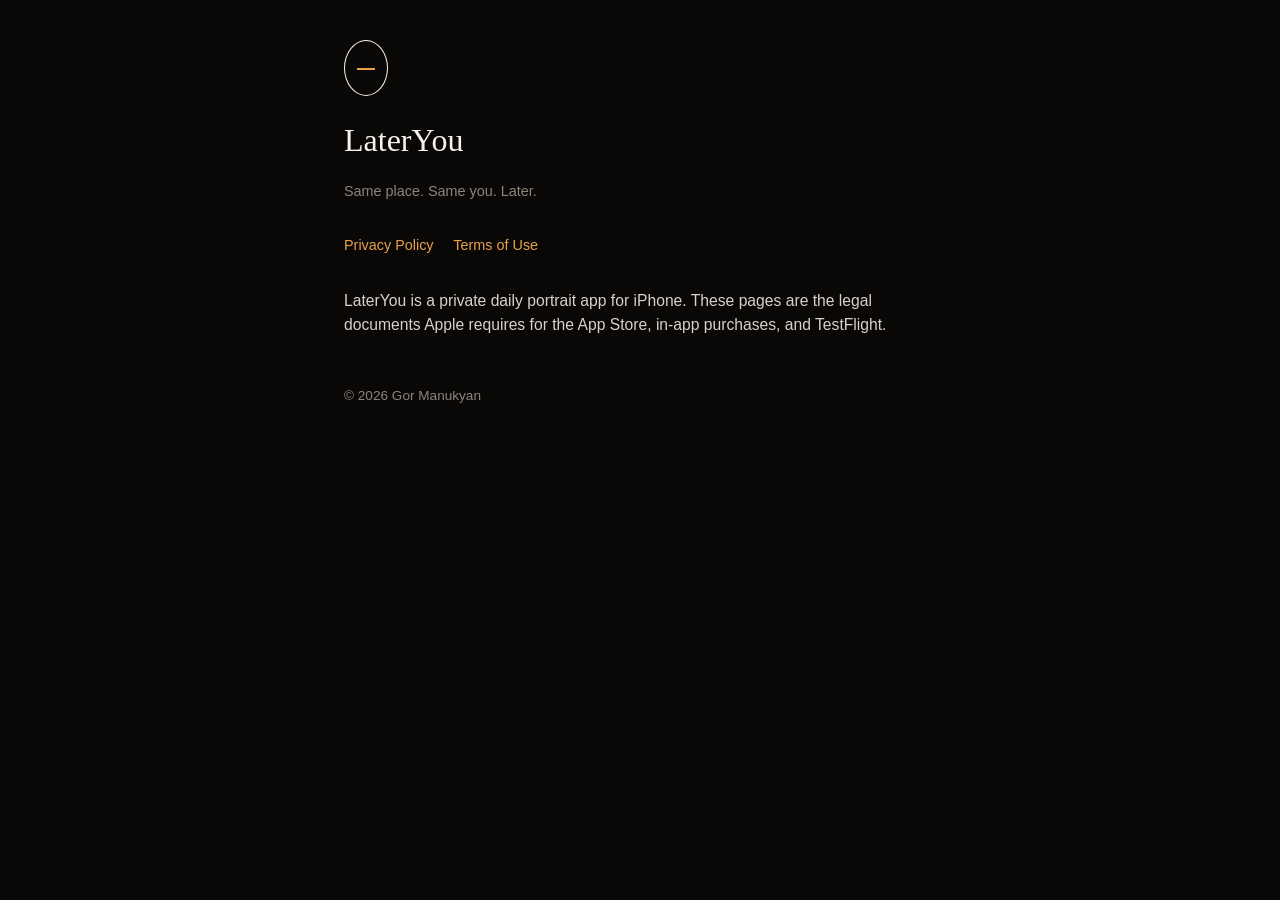
<file: index.html>
<!DOCTYPE html>
<html lang="en">
<head>
  <meta charset="utf-8">
  <meta name="viewport" content="width=device-width, initial-scale=1">
  <title>LaterYou</title>
  <link rel="stylesheet" href="styles.css">
</head>
<body>
  <header>
    <div class="mark" aria-hidden="true"></div>
    <h1>LaterYou</h1>
    <p class="meta">Same place. Same you. Later.</p>
    <nav>
      <a href="privacy/">Privacy Policy</a>
      <a href="terms/">Terms of Use</a>
    </nav>
  </header>
  <main>
    <p>LaterYou is a private daily portrait app for iPhone. These pages are the legal documents Apple requires for the App Store, in-app purchases, and TestFlight.</p>
  </main>
  <footer>© 2026 Gor Manukyan</footer>
</body>
</html>
</file>
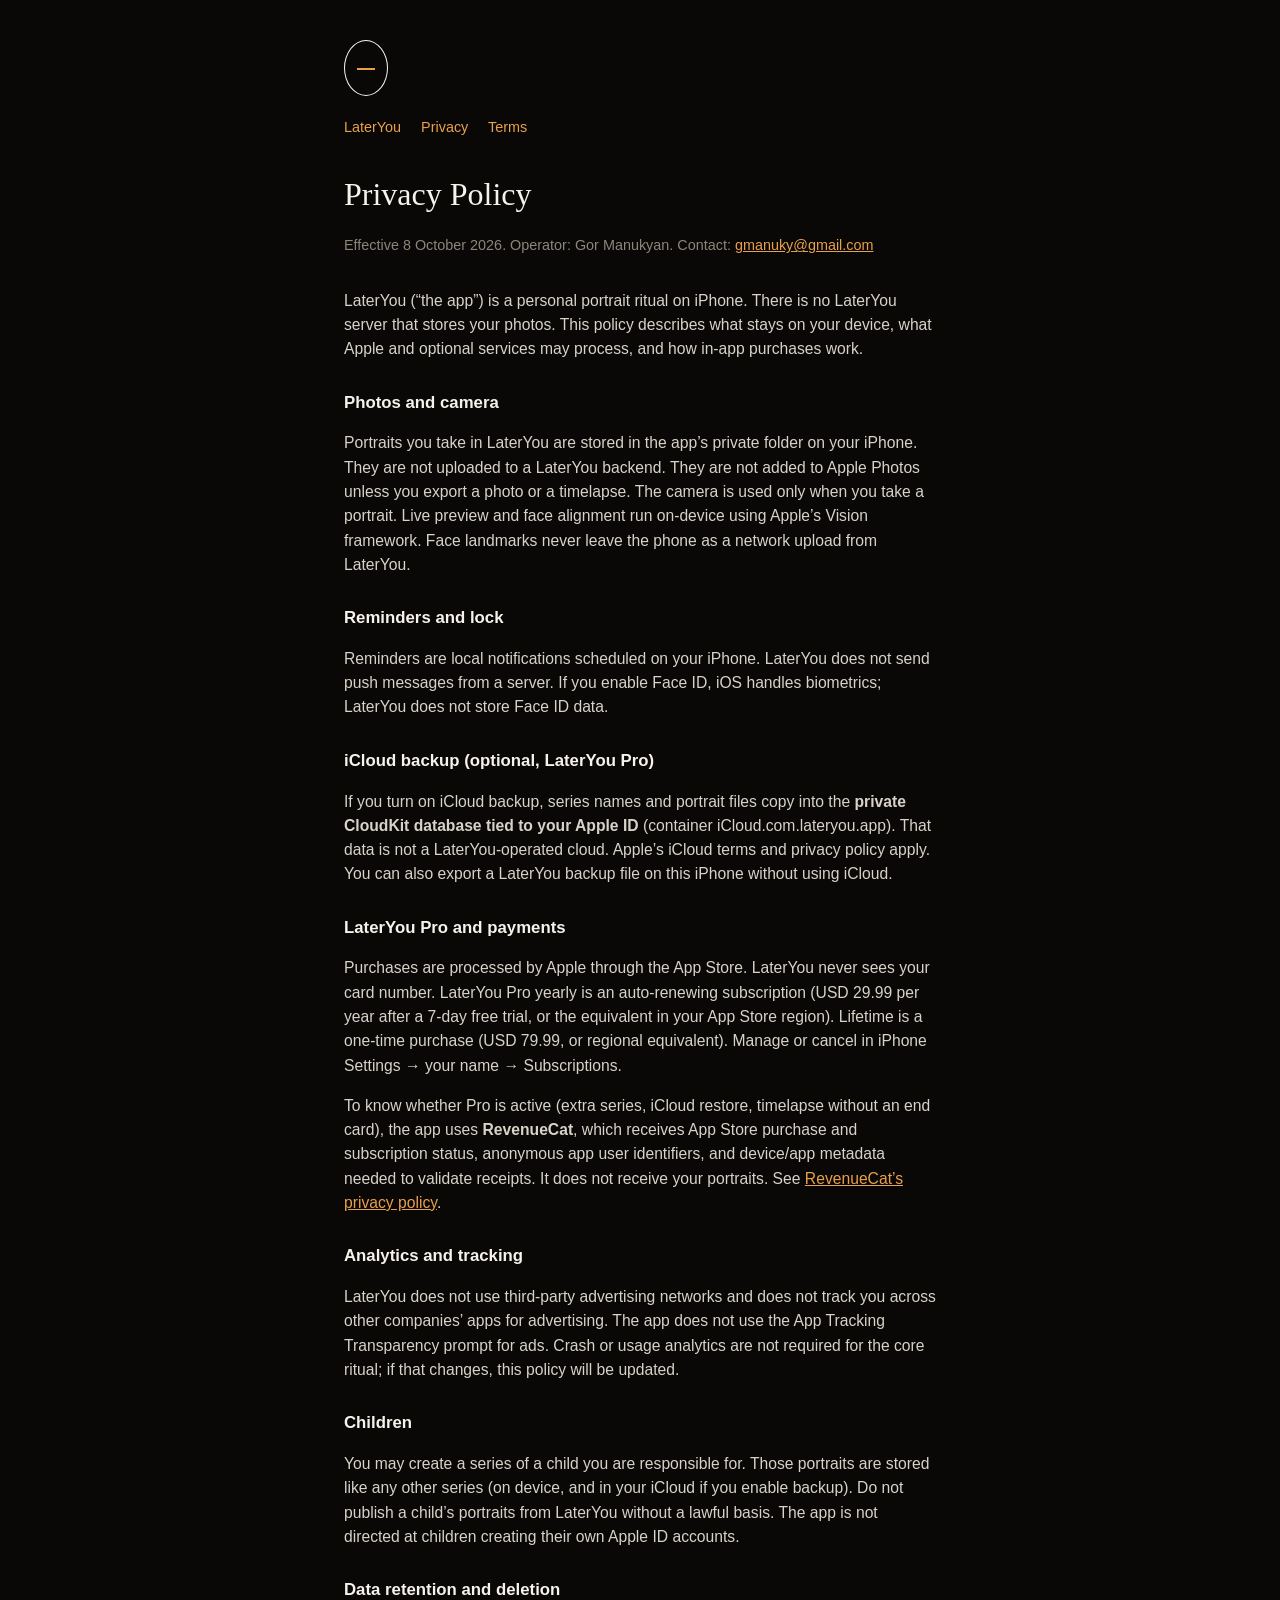
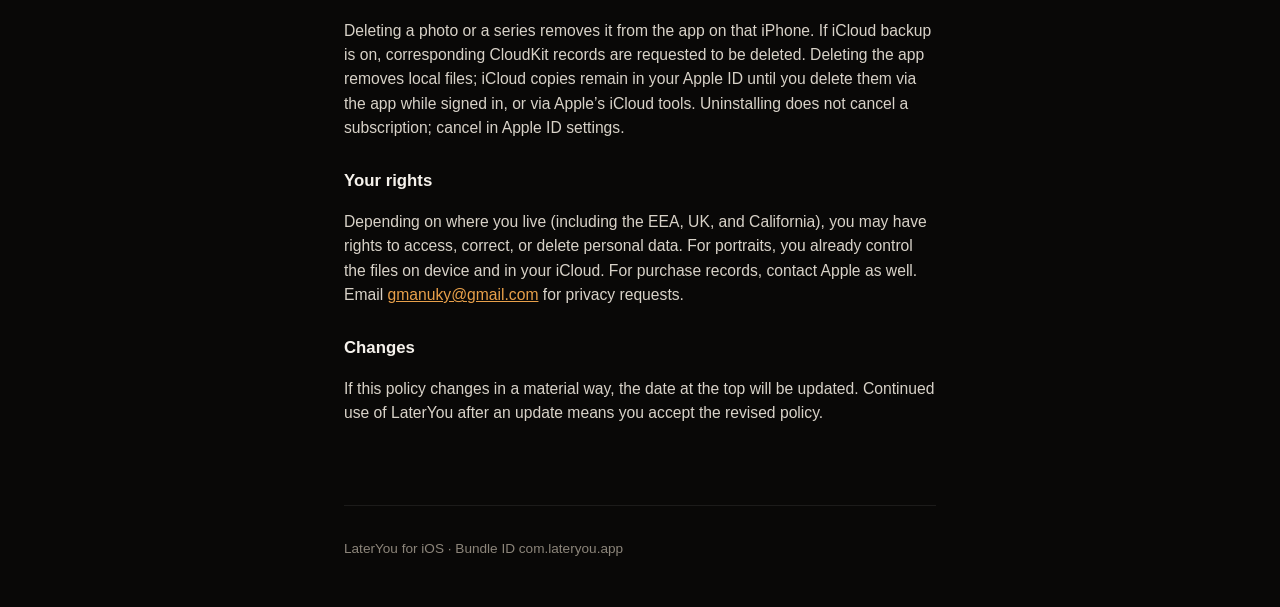
<file: privacy/index.html>
<!DOCTYPE html>
<html lang="en">
<head>
  <meta charset="utf-8">
  <meta name="viewport" content="width=device-width, initial-scale=1">
  <title>Privacy Policy — LaterYou</title>
  <link rel="stylesheet" href="../styles.css">
</head>
<body>
  <header>
    <div class="mark" aria-hidden="true"></div>
    <nav>
      <a href="../">LaterYou</a>
      <a href="./">Privacy</a>
      <a href="../terms/">Terms</a>
    </nav>
    <h1>Privacy Policy</h1>
    <p class="meta">Effective 8 October 2026. Operator: Gor Manukyan. Contact: <a href="mailto:gmanuky@gmail.com">gmanuky@gmail.com</a></p>
  </header>
  <main>
    <p>LaterYou (“the app”) is a personal portrait ritual on iPhone. There is no LaterYou server that stores your photos. This policy describes what stays on your device, what Apple and optional services may process, and how in-app purchases work.</p>

    <h2>Photos and camera</h2>
    <p>Portraits you take in LaterYou are stored in the app’s private folder on your iPhone. They are not uploaded to a LaterYou backend. They are not added to Apple Photos unless you export a photo or a timelapse. The camera is used only when you take a portrait. Live preview and face alignment run on-device using Apple’s Vision framework. Face landmarks never leave the phone as a network upload from LaterYou.</p>

    <h2>Reminders and lock</h2>
    <p>Reminders are local notifications scheduled on your iPhone. LaterYou does not send push messages from a server. If you enable Face ID, iOS handles biometrics; LaterYou does not store Face ID data.</p>

    <h2>iCloud backup (optional, LaterYou Pro)</h2>
    <p>If you turn on iCloud backup, series names and portrait files copy into the <strong>private CloudKit database tied to your Apple ID</strong> (container iCloud.com.lateryou.app). That data is not a LaterYou-operated cloud. Apple’s iCloud terms and privacy policy apply. You can also export a LaterYou backup file on this iPhone without using iCloud.</p>

    <h2>LaterYou Pro and payments</h2>
    <p>Purchases are processed by Apple through the App Store. LaterYou never sees your card number. LaterYou Pro yearly is an auto-renewing subscription (USD 29.99 per year after a 7-day free trial, or the equivalent in your App Store region). Lifetime is a one-time purchase (USD 79.99, or regional equivalent). Manage or cancel in iPhone Settings → your name → Subscriptions.</p>
    <p>To know whether Pro is active (extra series, iCloud restore, timelapse without an end card), the app uses <strong>RevenueCat</strong>, which receives App Store purchase and subscription status, anonymous app user identifiers, and device/app metadata needed to validate receipts. It does not receive your portraits. See <a href="https://www.revenuecat.com/privacy">RevenueCat’s privacy policy</a>.</p>

    <h2>Analytics and tracking</h2>
    <p>LaterYou does not use third-party advertising networks and does not track you across other companies’ apps for advertising. The app does not use the App Tracking Transparency prompt for ads. Crash or usage analytics are not required for the core ritual; if that changes, this policy will be updated.</p>

    <h2>Children</h2>
    <p>You may create a series of a child you are responsible for. Those portraits are stored like any other series (on device, and in your iCloud if you enable backup). Do not publish a child’s portraits from LaterYou without a lawful basis. The app is not directed at children creating their own Apple ID accounts.</p>

    <h2>Data retention and deletion</h2>
    <p>Deleting a photo or a series removes it from the app on that iPhone. If iCloud backup is on, corresponding CloudKit records are requested to be deleted. Deleting the app removes local files; iCloud copies remain in your Apple ID until you delete them via the app while signed in, or via Apple’s iCloud tools. Uninstalling does not cancel a subscription; cancel in Apple ID settings.</p>

    <h2>Your rights</h2>
    <p>Depending on where you live (including the EEA, UK, and California), you may have rights to access, correct, or delete personal data. For portraits, you already control the files on device and in your iCloud. For purchase records, contact Apple as well. Email <a href="mailto:gmanuky@gmail.com">gmanuky@gmail.com</a> for privacy requests.</p>

    <h2>Changes</h2>
    <p>If this policy changes in a material way, the date at the top will be updated. Continued use of LaterYou after an update means you accept the revised policy.</p>
  </main>
  <footer>
    <hr>
    LaterYou for iOS · Bundle ID com.lateryou.app
  </footer>
</body>
</html>
</file>
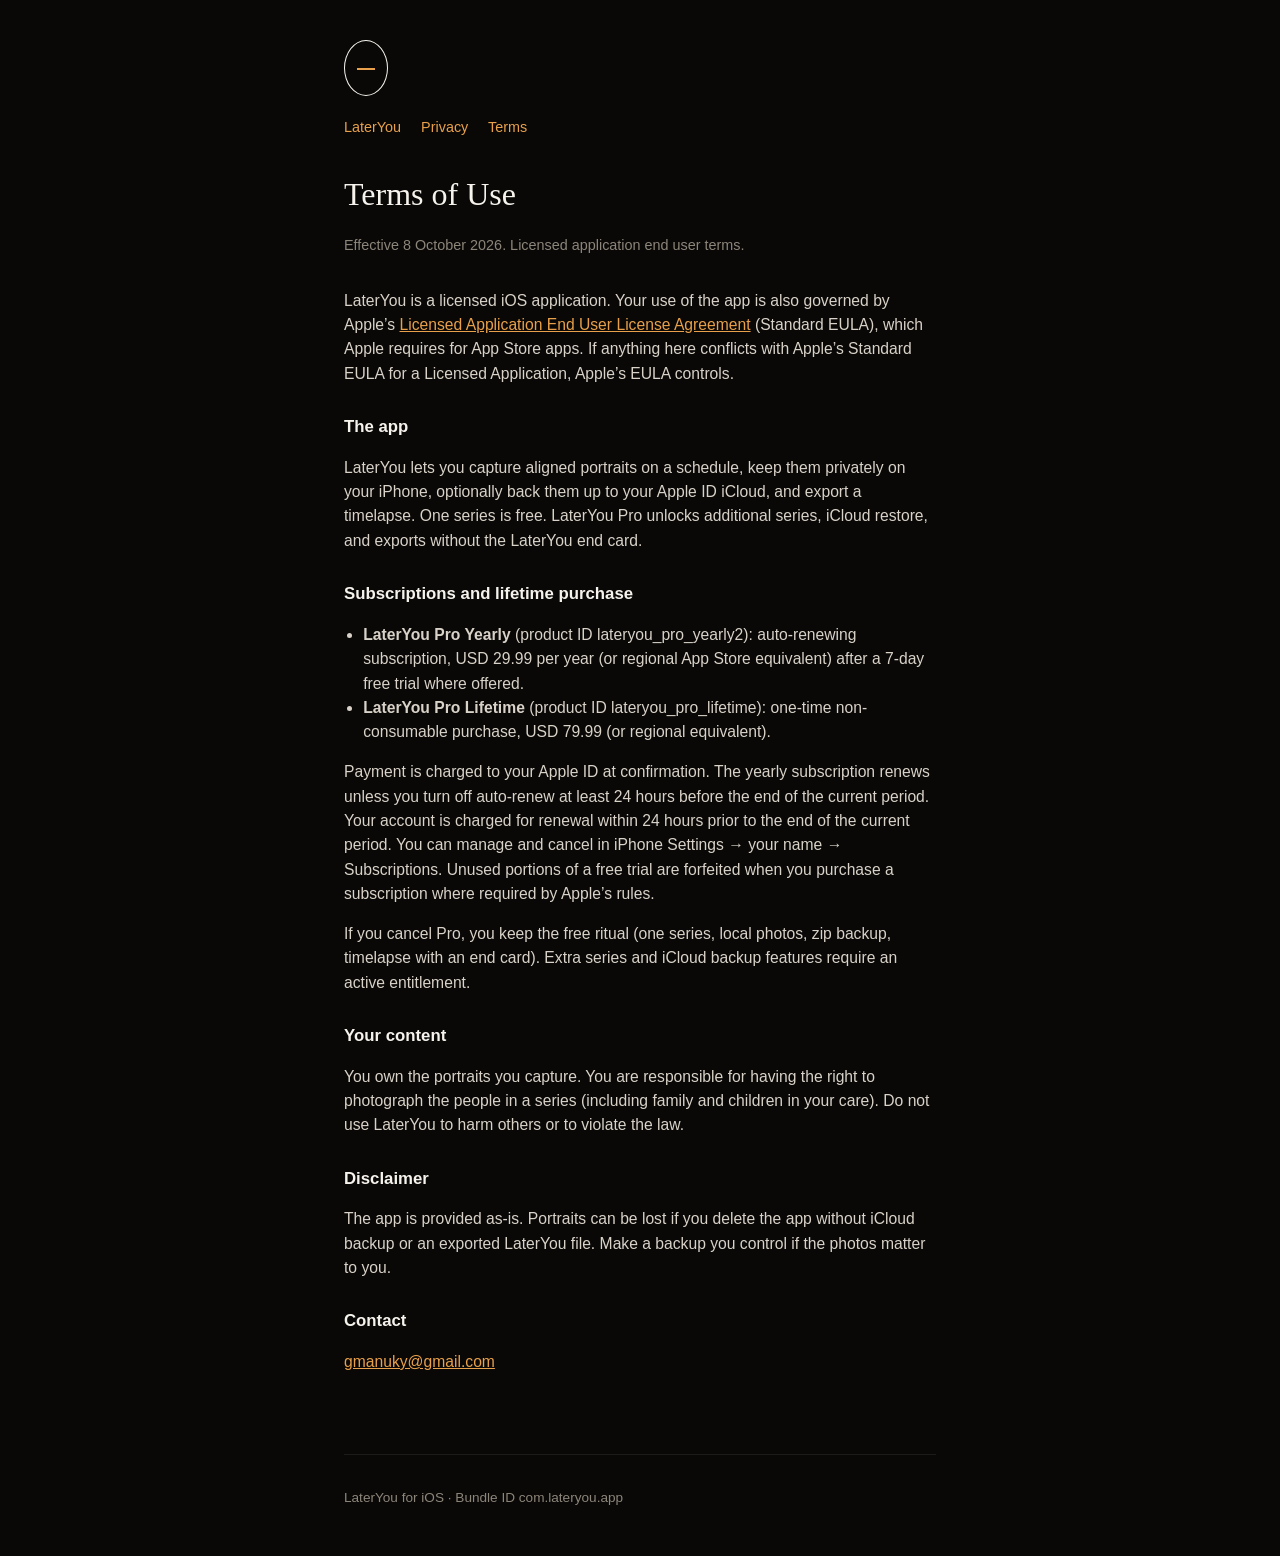
<file: terms/index.html>
<!DOCTYPE html>
<html lang="en">
<head>
  <meta charset="utf-8">
  <meta name="viewport" content="width=device-width, initial-scale=1">
  <title>Terms of Use — LaterYou</title>
  <link rel="stylesheet" href="../styles.css">
</head>
<body>
  <header>
    <div class="mark" aria-hidden="true"></div>
    <nav>
      <a href="../">LaterYou</a>
      <a href="../privacy/">Privacy</a>
      <a href="./">Terms</a>
    </nav>
    <h1>Terms of Use</h1>
    <p class="meta">Effective 8 October 2026. Licensed application end user terms.</p>
  </header>
  <main>
    <p>LaterYou is a licensed iOS application. Your use of the app is also governed by Apple’s <a href="https://www.apple.com/legal/internet-services/itunes/dev/stdeula/">Licensed Application End User License Agreement</a> (Standard EULA), which Apple requires for App Store apps. If anything here conflicts with Apple’s Standard EULA for a Licensed Application, Apple’s EULA controls.</p>

    <h2>The app</h2>
    <p>LaterYou lets you capture aligned portraits on a schedule, keep them privately on your iPhone, optionally back them up to your Apple ID iCloud, and export a timelapse. One series is free. LaterYou Pro unlocks additional series, iCloud restore, and exports without the LaterYou end card.</p>

    <h2>Subscriptions and lifetime purchase</h2>
    <ul>
      <li><strong>LaterYou Pro Yearly</strong> (product ID lateryou_pro_yearly2): auto-renewing subscription, USD 29.99 per year (or regional App Store equivalent) after a 7-day free trial where offered.</li>
      <li><strong>LaterYou Pro Lifetime</strong> (product ID lateryou_pro_lifetime): one-time non-consumable purchase, USD 79.99 (or regional equivalent).</li>
    </ul>
    <p>Payment is charged to your Apple ID at confirmation. The yearly subscription renews unless you turn off auto-renew at least 24 hours before the end of the current period. Your account is charged for renewal within 24 hours prior to the end of the current period. You can manage and cancel in iPhone Settings → your name → Subscriptions. Unused portions of a free trial are forfeited when you purchase a subscription where required by Apple’s rules.</p>
    <p>If you cancel Pro, you keep the free ritual (one series, local photos, zip backup, timelapse with an end card). Extra series and iCloud backup features require an active entitlement.</p>

    <h2>Your content</h2>
    <p>You own the portraits you capture. You are responsible for having the right to photograph the people in a series (including family and children in your care). Do not use LaterYou to harm others or to violate the law.</p>

    <h2>Disclaimer</h2>
    <p>The app is provided as-is. Portraits can be lost if you delete the app without iCloud backup or an exported LaterYou file. Make a backup you control if the photos matter to you.</p>

    <h2>Contact</h2>
    <p><a href="mailto:gmanuky@gmail.com">gmanuky@gmail.com</a></p>
  </main>
  <footer>
    <hr>
    LaterYou for iOS · Bundle ID com.lateryou.app
  </footer>
</body>
</html>
</file>
<file: styles.css>
:root {
  --bg: #090807;
  --ink: #f6f2ec;
  --muted: #8c857a;
  --hair: rgba(255, 255, 255, 0.08);
  --amber: #e8a04a;
}
* { box-sizing: border-box; }
html, body {
  margin: 0;
  background: var(--bg);
  color: var(--ink);
  font-family: -apple-system, BlinkMacSystemFont, "Segoe UI", Helvetica, Arial, sans-serif;
  line-height: 1.55;
}
a { color: var(--amber); }
header, main, footer {
  max-width: 40rem;
  margin: 0 auto;
  padding: 0 1.5rem;
}
header { padding-top: 2.5rem; }
.mark {
  width: 2.75rem;
  height: 3.5rem;
  border: 1.5px solid var(--ink);
  border-radius: 50%;
  position: relative;
  margin-bottom: 1.25rem;
}
.mark::after {
  content: "";
  position: absolute;
  left: 29%;
  top: 50%;
  width: 42%;
  height: 1.5px;
  background: var(--amber);
}
nav { margin: 1rem 0 2rem; font-size: 0.9rem; }
nav a { margin-right: 1rem; text-decoration: none; }
h1 {
  font-family: Palatino, "Palatino Linotype", "Times New Roman", serif;
  font-weight: 400;
  font-size: 2rem;
  margin: 0 0 0.5rem;
}
.meta { color: var(--muted); font-size: 0.9rem; margin-bottom: 2rem; }
h2 {
  font-size: 1.05rem;
  margin: 1.75rem 0 0.5rem;
}
p, li { color: #d8d2c8; font-size: 0.98rem; }
ul { padding-left: 1.2rem; }
hr {
  border: 0;
  border-top: 1px solid var(--hair);
  margin: 2rem 0;
}
footer {
  padding: 2rem 1.5rem 3rem;
  color: var(--muted);
  font-size: 0.85rem;
}
</file>
